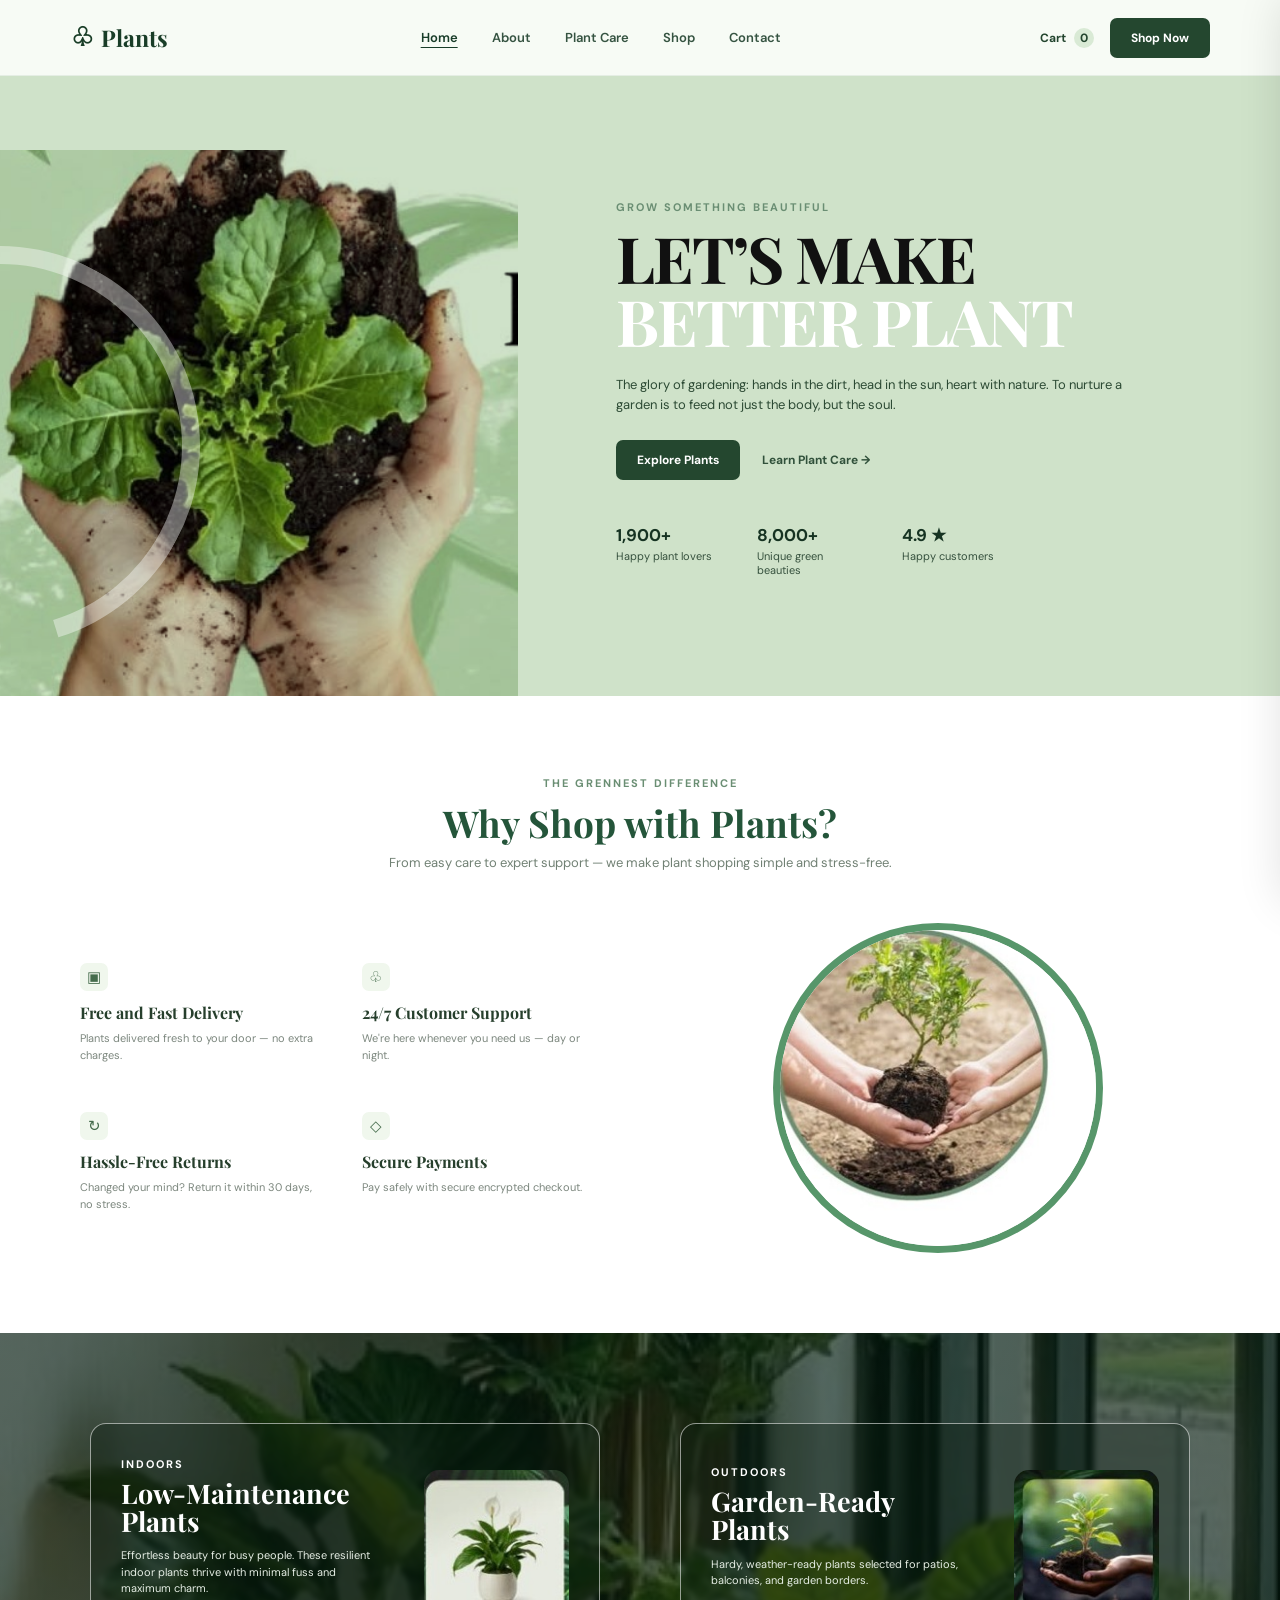
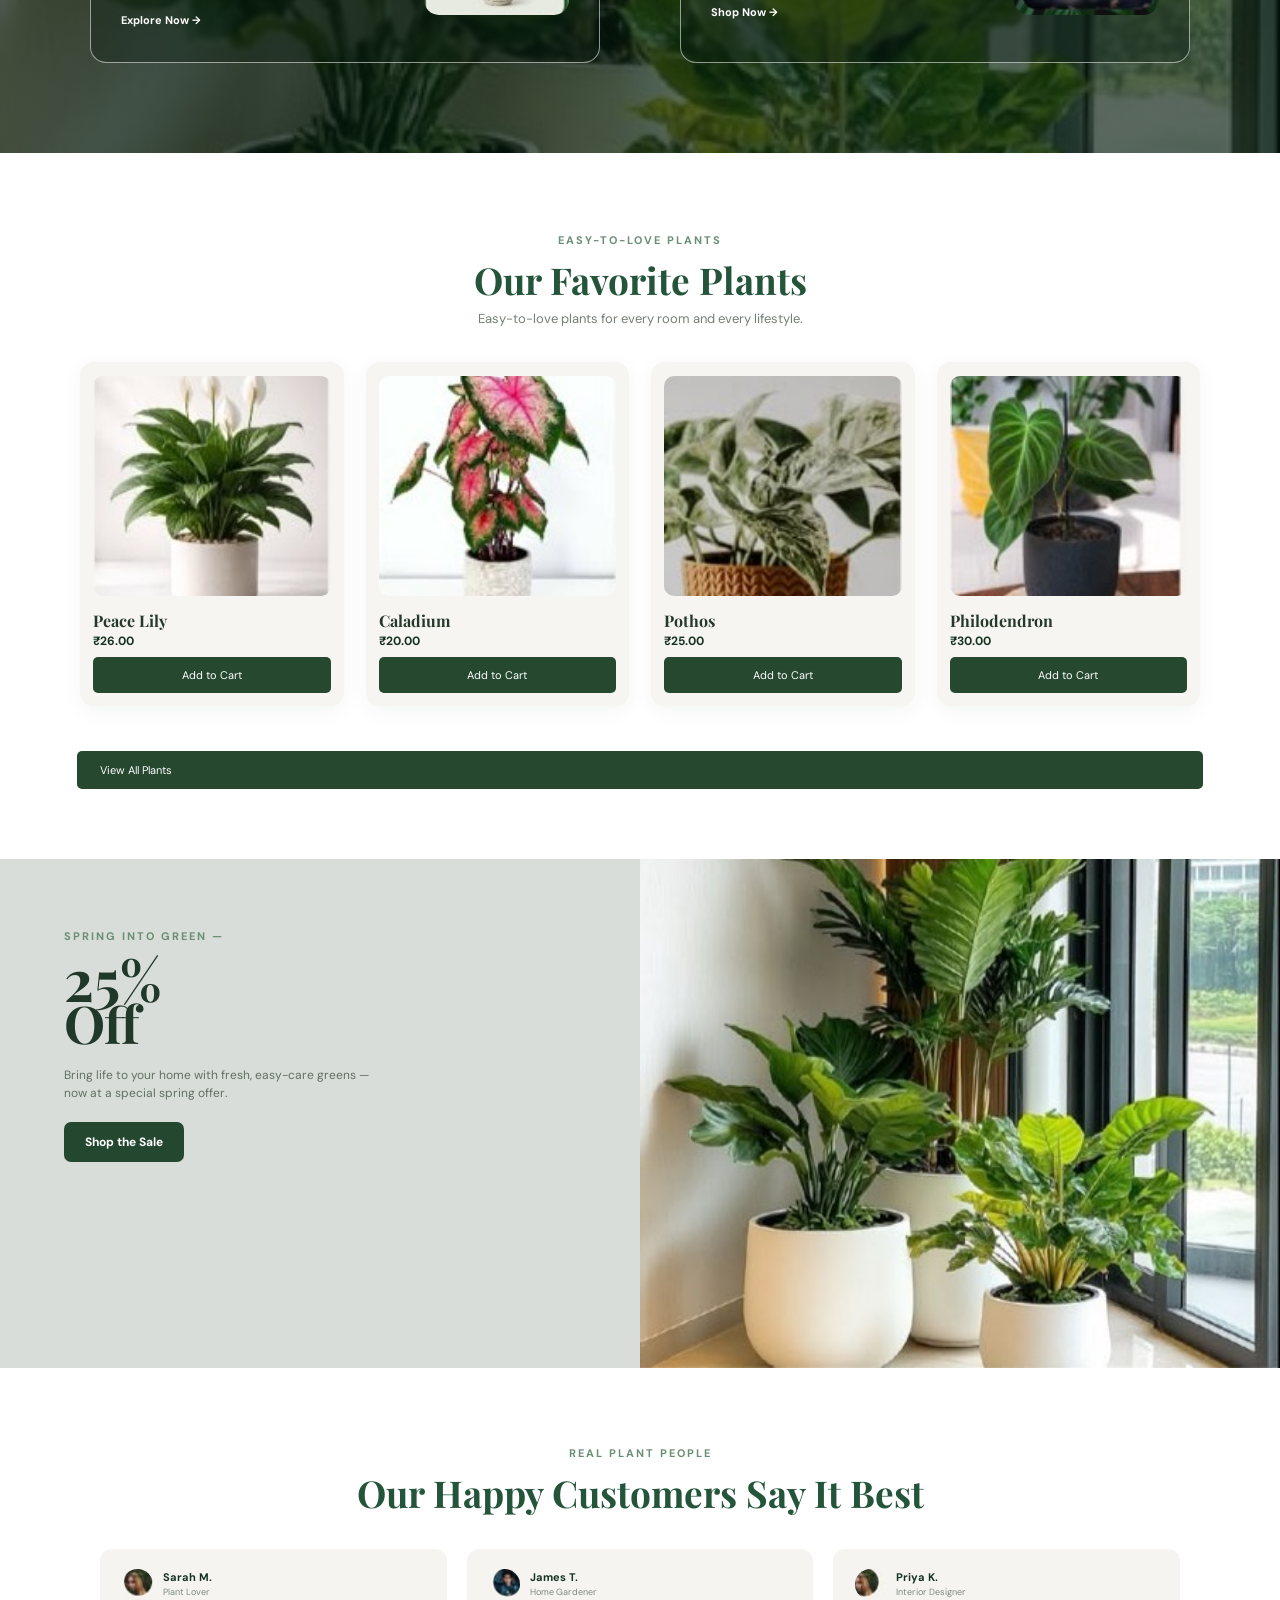
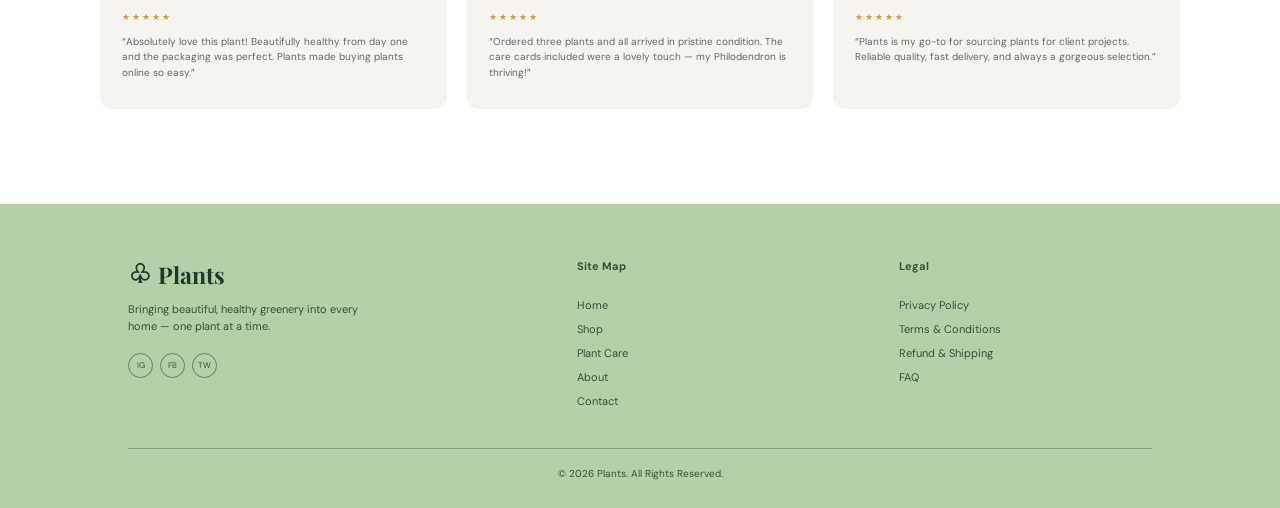
<file: index.html>
<!DOCTYPE html>
<html lang="en">
<head>
<meta charset="UTF-8">
<meta name="viewport" content="width=device-width, initial-scale=1.0">
<meta name="description" content="Plants — beautiful indoor and outdoor plants.">
<title>Plants — Better Plants, Better Living</title>
<link rel="preconnect" href="https://fonts.googleapis.com">
<link rel="preconnect" href="https://fonts.gstatic.com" crossorigin>
<link href="https://fonts.googleapis.com/css2?family=DM+Sans:wght@400;500;600;700&family=Playfair+Display:wght@600;700&display=swap" rel="stylesheet">
<link rel="stylesheet" href="styles.css">
</head>
<body class="">

<header class="site-header" id="top">
  <a class="brand" href="index.html" aria-label="Plants home"><span class="brand-mark">♧</span><span>Plants</span></a>
  <nav class="nav" aria-label="Primary navigation">
    <a href="index.html">Home</a>
    <a href="about.html">About</a>
    <a href="plant-care.html">Plant Care</a>
    <a href="shop.html">Shop</a>
    <a href="contact.html">Contact</a>
  </nav>
  <div class="header-actions">
    <button class="cart-btn" id="cartBtn">Cart <span id="cartCount">0</span></button>
    <a class="btn btn-dark" href="shop.html">Shop Now</a>
  </div>
  <button class="menu-btn" id="menuBtn" aria-label="Open menu">☰</button>
</header>

<main>

<section class="hero">
  <div class="hero-art"><div class="hero-leaf leaf-a"></div><div class="hero-leaf leaf-b"></div><img src="assets/hero-plant.jpg" alt="Hands holding a young green plant" class="hero-photo"></div>
  <div class="hero-copy">
    <p class="eyebrow">GROW SOMETHING BEAUTIFUL</p>
    <h1>LET’S MAKE<br><span>BETTER PLANT</span></h1>
    <p class="hero-text">The glory of gardening: hands in the dirt, head in the sun, heart with nature. To nurture a garden is to feed not just the body, but the soul.</p>
    <div class="hero-actions"><a class="btn btn-dark" href="shop.html">Explore Plants</a><a class="text-link" href="plant-care.html">Learn Plant Care →</a></div>
    <div class="hero-stats"><div><strong>1,900+</strong><span>Happy plant lovers</span></div><div><strong>8,000+</strong><span>Unique green beauties</span></div><div><strong>4.9 ★</strong><span>Happy customers</span></div></div>
  </div>
</section>

<section class="why section">
  <div class="section-heading"><p class="eyebrow">THE GRENNEST DIFFERENCE</p><h2>Why Shop with Plants?</h2><p>From easy care to expert support — we make plant shopping simple and stress-free.</p></div>
  <div class="why-grid"><div class="features">
    <article class="feature"><span class="icon">▣</span><h3>Free and Fast Delivery</h3><p>Plants delivered fresh to your door — no extra charges.</p></article>
    <article class="feature"><span class="icon">♧</span><h3>24/7 Customer Support</h3><p>We're here whenever you need us — day or night.</p></article>
    <article class="feature"><span class="icon">↻</span><h3>Hassle-Free Returns</h3><p>Changed your mind? Return it within 30 days, no stress.</p></article>
    <article class="feature"><span class="icon">◇</span><h3>Secure Payments</h3><p>Pay safely with secure encrypted checkout.</p></article>
  </div><div class="why-photo-wrap"><img src="assets/why-plant.jpg" alt="Plant being placed into soil" class="round-photo"></div></div>
</section>

<section class="categories">
  <div class="category-card"><div class="category-copy"><p class="tag">INDOORS</p><h3>Low-Maintenance<br>Plants</h3><p>Effortless beauty for busy people. These resilient indoor plants thrive with minimal fuss and maximum charm.</p><a href="shop.html?category=indoor">Explore Now →</a></div><img src="assets/indoor.jpg" alt="Indoor peace lily"></div>
  <div class="category-card"><div class="category-copy"><p class="tag">OUTDOORS</p><h3>Garden-Ready<br>Plants</h3><p>Hardy, weather-ready plants selected for patios, balconies, and garden borders.</p><a href="shop.html?category=outdoor">Shop Now →</a></div><img src="assets/outdoor.jpg" alt="Outdoor young plant"></div>
</section>

<section class="shop section">
  <div class="section-heading compact"><p class="eyebrow">EASY-TO-LOVE PLANTS</p><h2>Our Favorite Plants</h2><p>Easy-to-love plants for every room and every lifestyle.</p></div>
  <div class="products">
    <article class="product-card" data-name="Peace Lily" data-price="26"><div class="product-img"><img src="assets/peace-lily.jpg" alt="Peace Lily"></div><h3>Peace Lily</h3><strong>₹26.00</strong><button class="add-btn">Add to Cart</button></article>
    <article class="product-card" data-name="Caladium" data-price="20"><div class="product-img"><img src="assets/caladium.jpg" alt="Caladium"></div><h3>Caladium</h3><strong>₹20.00</strong><button class="add-btn">Add to Cart</button></article>
    <article class="product-card" data-name="Pothos" data-price="25"><div class="product-img"><img src="assets/pothos.jpg" alt="Pothos"></div><h3>Pothos</h3><strong>₹25.00</strong><button class="add-btn">Add to Cart</button></article>
    <article class="product-card" data-name="Philodendron" data-price="30"><div class="product-img"><img src="assets/philodendron.jpg" alt="Philodendron"></div><h3>Philodendron</h3><strong>₹30.00</strong><button class="add-btn">Add to Cart</button></article>
  </div>
  <a class="explore-btn" href="shop.html">View All Plants</a>
</section>

<section class="sale"><div class="sale-copy"><p class="eyebrow">SPRING INTO GREEN —</p><h2><span>25%</span><br>Off</h2><p>Bring life to your home with fresh, easy-care greens — now at a special spring offer.</p><a class="btn btn-dark" href="shop.html?offer=spring">Shop the Sale</a></div><img src="assets/sale-plants.jpg" alt="Collection of lush indoor plants"></section>

<section class="reviews section"><div class="section-heading compact"><p class="eyebrow">REAL PLANT PEOPLE</p><h2>Our Happy Customers Say It Best</h2></div><div class="review-grid">
<article class="review"><div class="person"><img src="assets/avatar-sarah.jpg" alt=""><div><strong>Sarah M.</strong><small>Plant Lover</small></div></div><div class="stars">★★★★★</div><p>“Absolutely love this plant! Beautifully healthy from day one and the packaging was perfect. Plants made buying plants online so easy.”</p></article>
<article class="review"><div class="person"><img src="assets/avatar-james.jpg" alt=""><div><strong>James T.</strong><small>Home Gardener</small></div></div><div class="stars">★★★★★</div><p>“Ordered three plants and all arrived in pristine condition. The care cards included were a lovely touch — my Philodendron is thriving!”</p></article>
<article class="review"><div class="person"><img src="assets/avatar-priya.jpg" alt=""><div><strong>Priya K.</strong><small>Interior Designer</small></div></div><div class="stars">★★★★★</div><p>“Plants is my go-to for sourcing plants for client projects. Reliable quality, fast delivery, and always a gorgeous selection.”</p></article>
</div></section>

</main>

<footer id="contact">
  <div class="footer-grid">
    <div>
      <a class="brand footer-brand" href="index.html"><span class="brand-mark">♧</span><span>Plants</span></a>
      <p>Bringing beautiful, healthy greenery into every home — one plant at a time.</p>
      <div class="socials"><span>IG</span><span>FB</span><span>TW</span></div>
    </div>
    <div><h4>Site Map</h4><a href="index.html">Home</a><a href="shop.html">Shop</a><a href="plant-care.html">Plant Care</a><a href="about.html">About</a><a href="contact.html">Contact</a></div>
    <div><h4>Legal</h4><a href="#">Privacy Policy</a><a href="#">Terms & Conditions</a><a href="#">Refund & Shipping</a><a href="#">FAQ</a></div>
  </div>
  <div class="copyright">© 2026 Plants. All Rights Reserved.</div>
</footer>


<aside class="cart-panel" id="cartPanel" aria-hidden="true">
  <div class="cart-head"><h2>Your Cart</h2><button id="closeCart">×</button></div>
  <div id="cartItems" class="cart-items"><p class="empty">Your cart is empty.</p></div>
  <div class="cart-total"><span>Total</span><strong id="cartTotal">$0.00</strong></div>
  <button class="checkout-btn" id="checkoutBtn">Checkout</button>
</aside>
<div class="overlay" id="overlay"></div>
<div class="toast" id="toast">Added to cart</div>

<script src="script.js"></script>
</body>
</html>
</file>
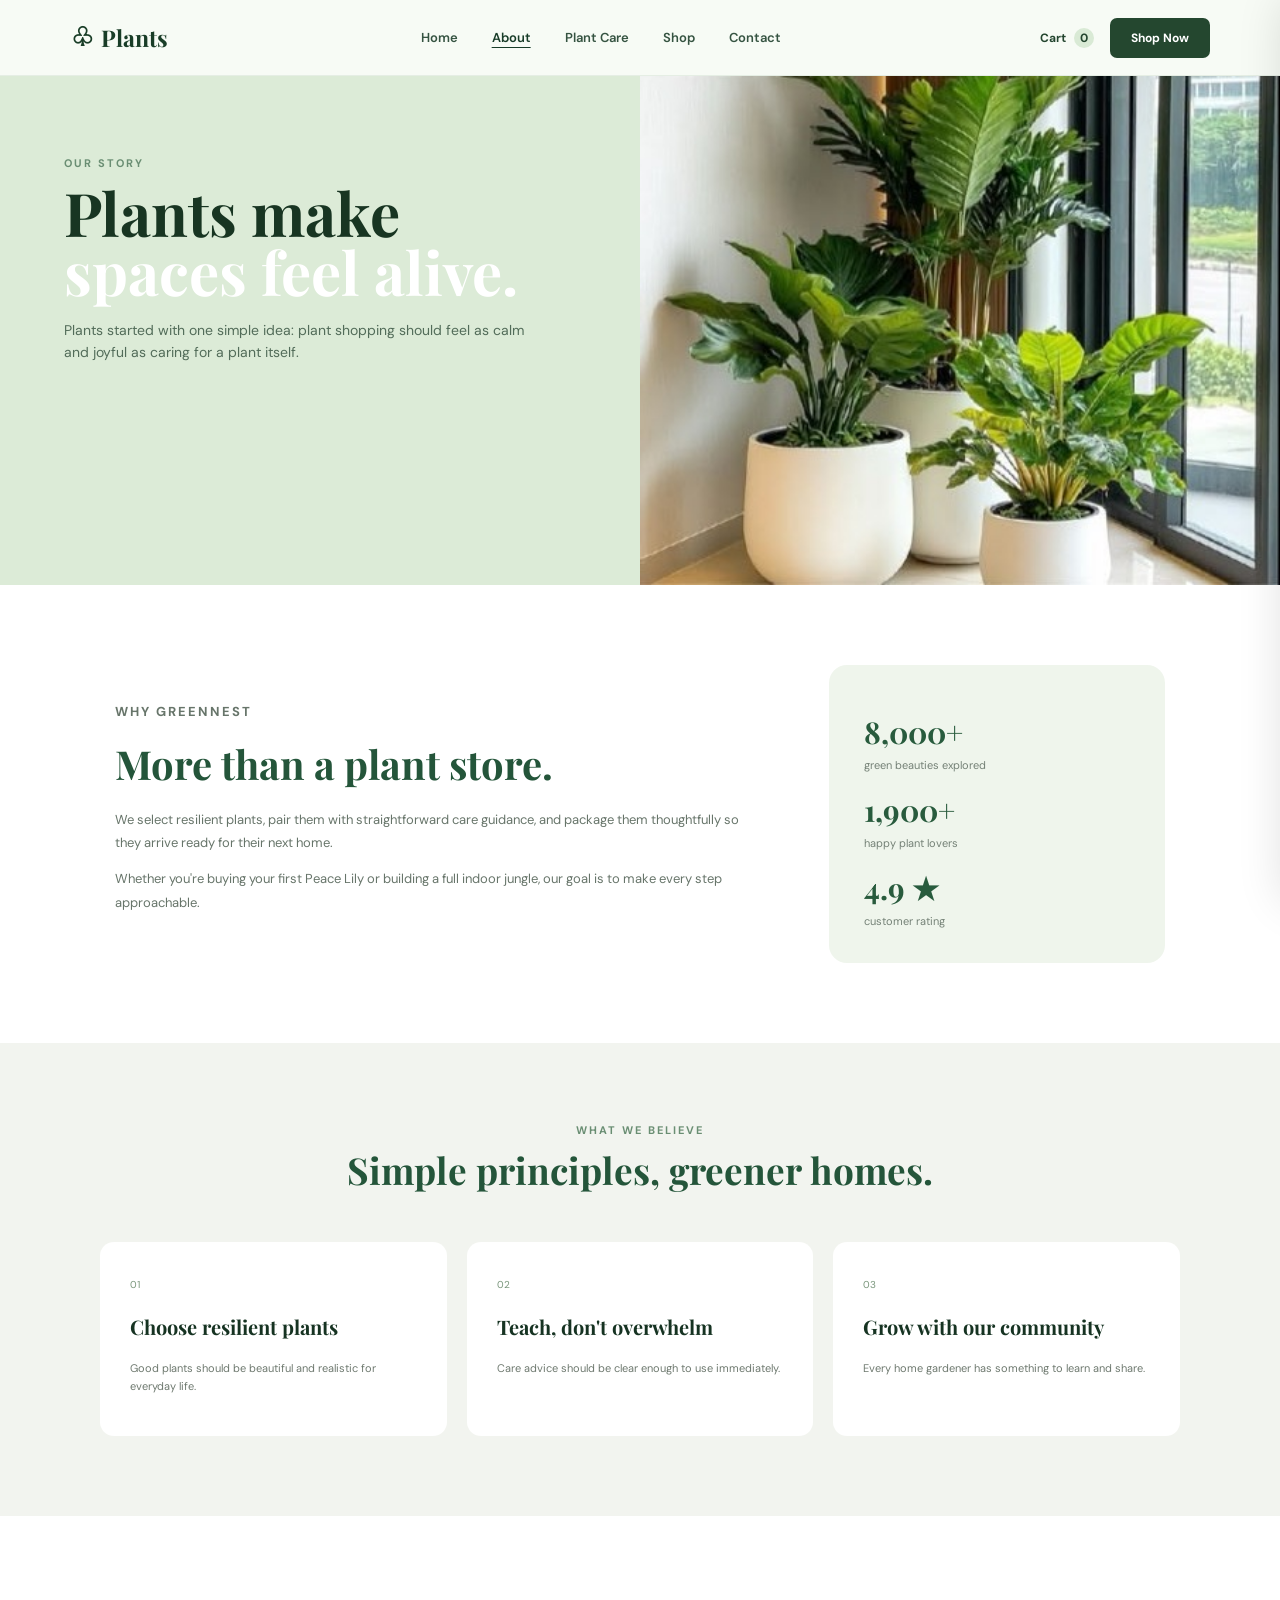
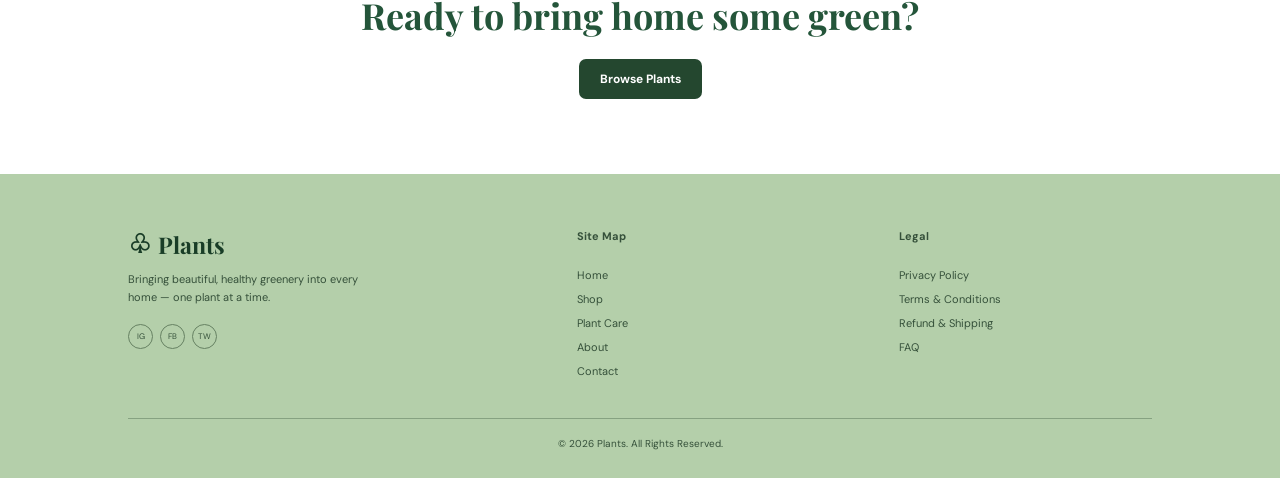
<file: about.html>
<!DOCTYPE html>
<html lang="en">
<head>
<meta charset="UTF-8">
<meta name="viewport" content="width=device-width, initial-scale=1.0">
<meta name="description" content="Plants — beautiful indoor and outdoor plants.">
<title>About Plants</title>
<link rel="preconnect" href="https://fonts.googleapis.com">
<link rel="preconnect" href="https://fonts.gstatic.com" crossorigin>
<link href="https://fonts.googleapis.com/css2?family=DM+Sans:wght@400;500;600;700&family=Playfair+Display:wght@600;700&display=swap" rel="stylesheet">
<link rel="stylesheet" href="styles.css">
</head>
<body class="inner-page">

<header class="site-header" id="top">
  <a class="brand" href="index.html" aria-label="Plants home"><span class="brand-mark">♧</span><span>Plants</span></a>
  <nav class="nav" aria-label="Primary navigation">
    <a href="index.html">Home</a>
    <a href="about.html">About</a>
    <a href="plant-care.html">Plant Care</a>
    <a href="shop.html">Shop</a>
    <a href="contact.html">Contact</a>
  </nav>
  <div class="header-actions">
    <button class="cart-btn" id="cartBtn">Cart <span id="cartCount">0</span></button>
    <a class="btn btn-dark" href="shop.html">Shop Now</a>
  </div>
  <button class="menu-btn" id="menuBtn" aria-label="Open menu">☰</button>
</header>

<main>

<section class="inner-hero about-hero"><div><p class="eyebrow">OUR STORY</p><h1>Plants make<br><span>spaces feel alive.</span></h1><p>Plants started with one simple idea: plant shopping should feel as calm and joyful as caring for a plant itself.</p></div><img src="assets/sale-plants.jpg" alt="Lush plants in a bright home"></section>
<section class="story section"><div class="story-grid"><div><p class="eyebrow">WHY GREENNEST</p><h2>More than a plant store.</h2><p>We select resilient plants, pair them with straightforward care guidance, and package them thoughtfully so they arrive ready for their next home.</p><p>Whether you're buying your first Peace Lily or building a full indoor jungle, our goal is to make every step approachable.</p></div><div class="stat-card"><strong>8,000+</strong><span>green beauties explored</span><strong>1,900+</strong><span>happy plant lovers</span><strong>4.9 ★</strong><span>customer rating</span></div></div></section>
<section class="values"><div class="section-heading"><p class="eyebrow">WHAT WE BELIEVE</p><h2>Simple principles, greener homes.</h2></div><div class="value-grid"><article><span>01</span><h3>Choose resilient plants</h3><p>Good plants should be beautiful and realistic for everyday life.</p></article><article><span>02</span><h3>Teach, don't overwhelm</h3><p>Care advice should be clear enough to use immediately.</p></article><article><span>03</span><h3>Grow with our community</h3><p>Every home gardener has something to learn and share.</p></article></div></section>
<section class="cta-section"><h2>Ready to bring home some green?</h2><a class="btn btn-dark" href="shop.html">Browse Plants</a></section>

</main>

<footer id="contact">
  <div class="footer-grid">
    <div>
      <a class="brand footer-brand" href="index.html"><span class="brand-mark">♧</span><span>Plants</span></a>
      <p>Bringing beautiful, healthy greenery into every home — one plant at a time.</p>
      <div class="socials"><span>IG</span><span>FB</span><span>TW</span></div>
    </div>
    <div><h4>Site Map</h4><a href="index.html">Home</a><a href="shop.html">Shop</a><a href="plant-care.html">Plant Care</a><a href="about.html">About</a><a href="contact.html">Contact</a></div>
    <div><h4>Legal</h4><a href="#">Privacy Policy</a><a href="#">Terms & Conditions</a><a href="#">Refund & Shipping</a><a href="#">FAQ</a></div>
  </div>
  <div class="copyright">© 2026 Plants. All Rights Reserved.</div>
</footer>


<aside class="cart-panel" id="cartPanel" aria-hidden="true">
  <div class="cart-head"><h2>Your Cart</h2><button id="closeCart">×</button></div>
  <div id="cartItems" class="cart-items"><p class="empty">Your cart is empty.</p></div>
  <div class="cart-total"><span>Total</span><strong id="cartTotal">$0.00</strong></div>
  <button class="checkout-btn" id="checkoutBtn">Checkout</button>
</aside>
<div class="overlay" id="overlay"></div>
<div class="toast" id="toast">Added to cart</div>

<script src="script.js"></script>
</body>
</html>
</file>
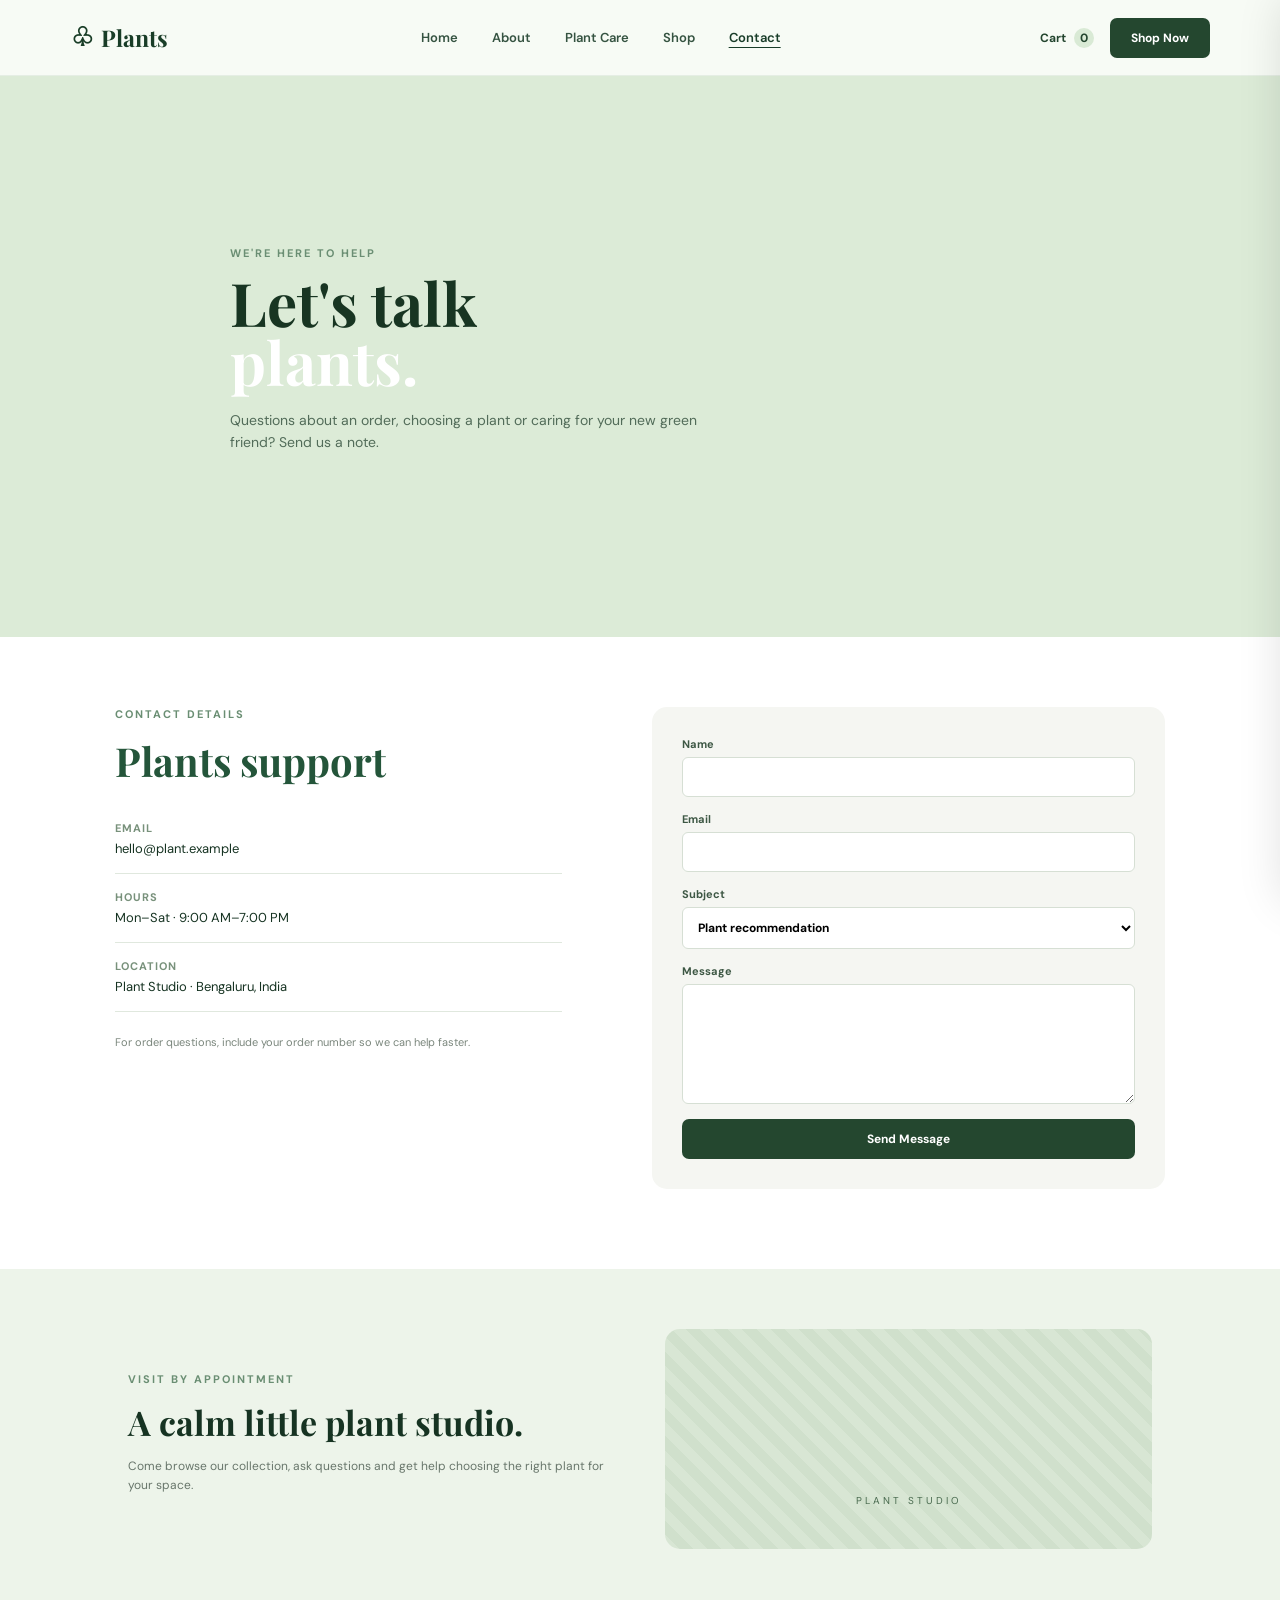
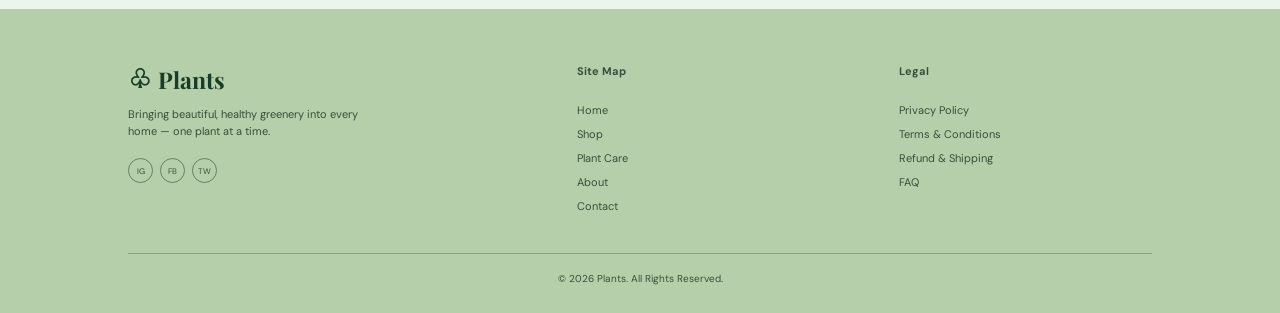
<file: contact.html>
<!DOCTYPE html>
<html lang="en">
<head>
<meta charset="UTF-8">
<meta name="viewport" content="width=device-width, initial-scale=1.0">
<meta name="description" content="Plants — beautiful indoor and outdoor plants.">
<title>Contact Plants</title>
<link rel="preconnect" href="https://fonts.googleapis.com">
<link rel="preconnect" href="https://fonts.gstatic.com" crossorigin>
<link href="https://fonts.googleapis.com/css2?family=DM+Sans:wght@400;500;600;700&family=Playfair+Display:wght@600;700&display=swap" rel="stylesheet">
<link rel="stylesheet" href="styles.css">
</head>
<body class="inner-page">

<header class="site-header" id="top">
  <a class="brand" href="index.html" aria-label="Plants home"><span class="brand-mark">♧</span><span>Plants</span></a>
  <nav class="nav" aria-label="Primary navigation">
    <a href="index.html">Home</a>
    <a href="about.html">About</a>
    <a href="plant-care.html">Plant Care</a>
    <a href="shop.html">Shop</a>
    <a href="contact.html">Contact</a>
  </nav>
  <div class="header-actions">
    <button class="cart-btn" id="cartBtn">Cart <span id="cartCount">0</span></button>
    <a class="btn btn-dark" href="shop.html">Shop Now</a>
  </div>
  <button class="menu-btn" id="menuBtn" aria-label="Open menu">☰</button>
</header>

<main>

<section class="inner-hero contact-hero"><div><p class="eyebrow">WE'RE HERE TO HELP</p><h1>Let's talk<br><span>plants.</span></h1><p>Questions about an order, choosing a plant or caring for your new green friend? Send us a note.</p></div></section>
<section class="contact section"><div class="contact-grid"><div><p class="eyebrow">CONTACT DETAILS</p><h2>Plants support</h2><div class="contact-item"><strong>Email</strong><span>hello@plant.example</span></div><div class="contact-item"><strong>Hours</strong><span>Mon–Sat · 9:00 AM–7:00 PM</span></div><div class="contact-item"><strong>Location</strong><span>Plant Studio · Bengaluru, India</span></div><p class="small-note">For order questions, include your order number so we can help faster.</p></div><form class="contact-form" id="contactForm"><label>Name<input name="name" required></label><label>Email<input name="email" type="email" required></label><label>Subject<select name="subject"><option>Plant recommendation</option><option>Order support</option><option>Plant care question</option><option>Other</option></select></label><label>Message<textarea name="message" rows="6" required></textarea></label><button class="btn btn-dark" type="submit">Send Message</button></form></div></section>
<section class="map-card"><div><p class="eyebrow">VISIT BY APPOINTMENT</p><h2>A calm little plant studio.</h2><p>Come browse our collection, ask questions and get help choosing the right plant for your space.</p></div><div class="map-placeholder"><br><span>PLANT STUDIO</span></div></section>

</main>

<footer id="contact">
  <div class="footer-grid">
    <div>
      <a class="brand footer-brand" href="index.html"><span class="brand-mark">♧</span><span>Plants</span></a>
      <p>Bringing beautiful, healthy greenery into every home — one plant at a time.</p>
      <div class="socials"><span>IG</span><span>FB</span><span>TW</span></div>
    </div>
    <div><h4>Site Map</h4><a href="index.html">Home</a><a href="shop.html">Shop</a><a href="plant-care.html">Plant Care</a><a href="about.html">About</a><a href="contact.html">Contact</a></div>
    <div><h4>Legal</h4><a href="#">Privacy Policy</a><a href="#">Terms & Conditions</a><a href="#">Refund & Shipping</a><a href="#">FAQ</a></div>
  </div>
  <div class="copyright">© 2026 Plants. All Rights Reserved.</div>
</footer>


<aside class="cart-panel" id="cartPanel" aria-hidden="true">
  <div class="cart-head"><h2>Your Cart</h2><button id="closeCart">×</button></div>
  <div id="cartItems" class="cart-items"><p class="empty">Your cart is empty.</p></div>
  <div class="cart-total"><span>Total</span><strong id="cartTotal">$0.00</strong></div>
  <button class="checkout-btn" id="checkoutBtn">Checkout</button>
</aside>
<div class="overlay" id="overlay"></div>
<div class="toast" id="toast">Added to cart</div>

<script src="script.js"></script>
</body>
</html>
</file>
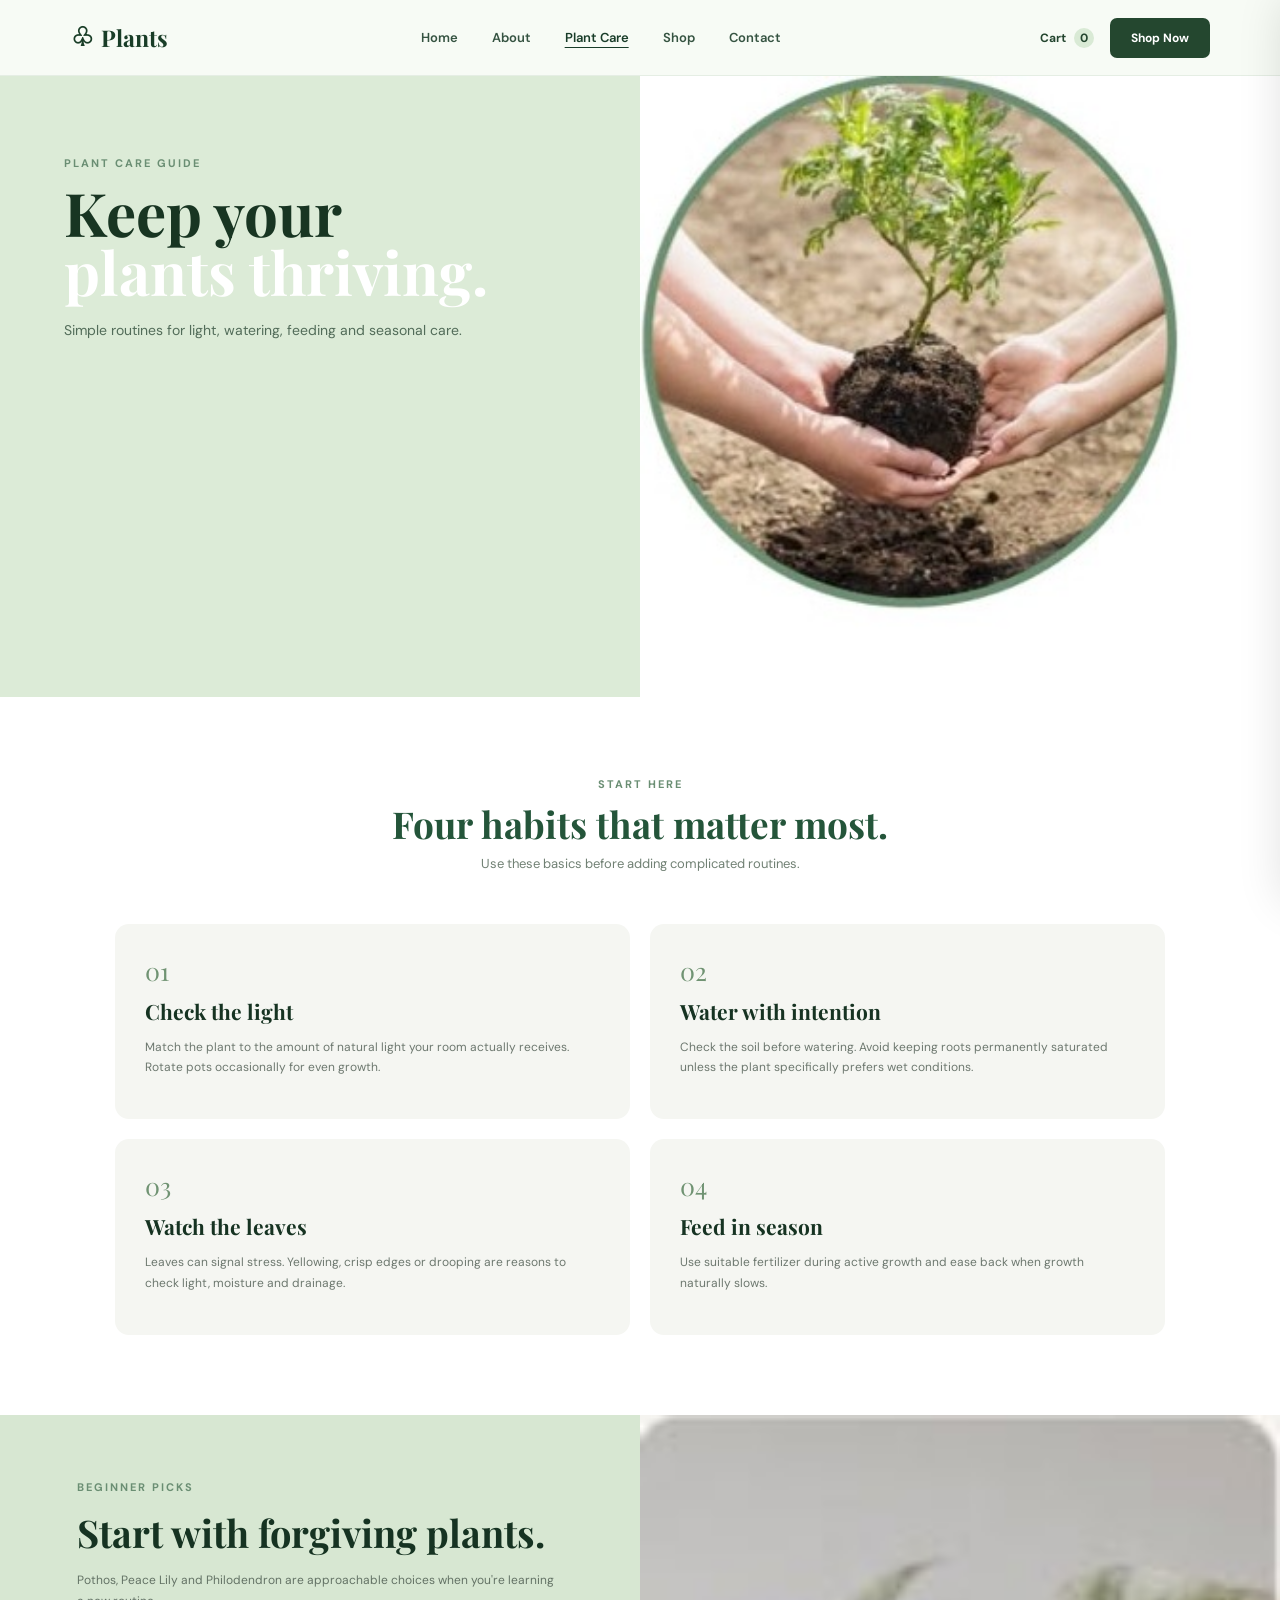
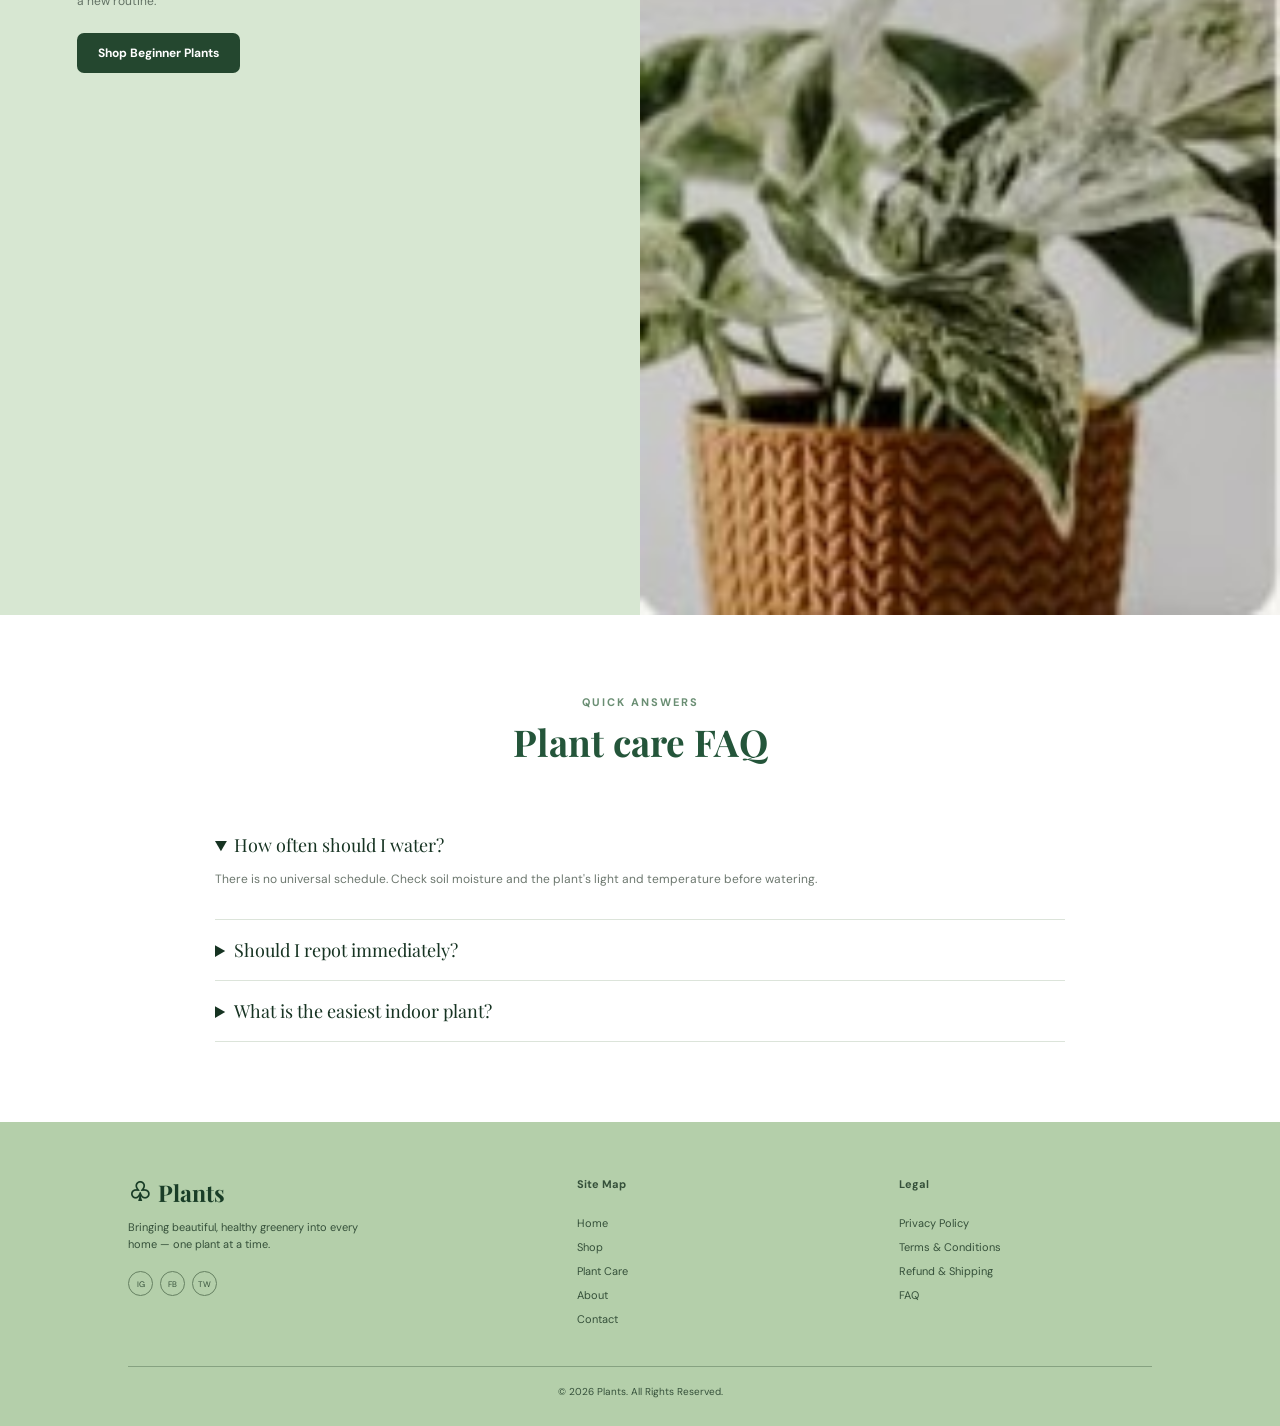
<file: plant-care.html>
<!DOCTYPE html>
<html lang="en">
<head>
<meta charset="UTF-8">
<meta name="viewport" content="width=device-width, initial-scale=1.0">
<meta name="description" content="Plants — beautiful indoor and outdoor plants.">
<title>Plant Care Guide — Plants</title>
<link rel="preconnect" href="https://fonts.googleapis.com">
<link rel="preconnect" href="https://fonts.gstatic.com" crossorigin>
<link href="https://fonts.googleapis.com/css2?family=DM+Sans:wght@400;500;600;700&family=Playfair+Display:wght@600;700&display=swap" rel="stylesheet">
<link rel="stylesheet" href="styles.css">
</head>
<body class="inner-page">

<header class="site-header" id="top">
  <a class="brand" href="index.html" aria-label="Plants home"><span class="brand-mark">♧</span><span>Plants</span></a>
  <nav class="nav" aria-label="Primary navigation">
    <a href="index.html">Home</a>
    <a href="about.html">About</a>
    <a href="plant-care.html">Plant Care</a>
    <a href="shop.html">Shop</a>
    <a href="contact.html">Contact</a>
  </nav>
  <div class="header-actions">
    <button class="cart-btn" id="cartBtn">Cart <span id="cartCount">0</span></button>
    <a class="btn btn-dark" href="shop.html">Shop Now</a>
  </div>
  <button class="menu-btn" id="menuBtn" aria-label="Open menu">☰</button>
</header>

<main>

<section class="inner-hero care-hero"><div><p class="eyebrow">PLANT CARE GUIDE</p><h1>Keep your<br><span>plants thriving.</span></h1><p>Simple routines for light, watering, feeding and seasonal care.</p></div><img src="assets/why-plant.jpg" alt="Hands planting a young plant"></section>
<section class="care-list section"><div class="section-heading"><p class="eyebrow">START HERE</p><h2>Four habits that matter most.</h2><p>Use these basics before adding complicated routines.</p></div><div class="care-grid">
<article><div class="care-number">01</div><h3>Check the light</h3><p>Match the plant to the amount of natural light your room actually receives. Rotate pots occasionally for even growth.</p></article>
<article><div class="care-number">02</div><h3>Water with intention</h3><p>Check the soil before watering. Avoid keeping roots permanently saturated unless the plant specifically prefers wet conditions.</p></article>
<article><div class="care-number">03</div><h3>Watch the leaves</h3><p>Leaves can signal stress. Yellowing, crisp edges or drooping are reasons to check light, moisture and drainage.</p></article>
<article><div class="care-number">04</div><h3>Feed in season</h3><p>Use suitable fertilizer during active growth and ease back when growth naturally slows.</p></article>
</div></section>
<section class="care-banner"><div><p class="eyebrow">BEGINNER PICKS</p><h2>Start with forgiving plants.</h2><p>Pothos, Peace Lily and Philodendron are approachable choices when you're learning a new routine.</p><a class="btn btn-dark" href="shop.html">Shop Beginner Plants</a></div><img src="assets/pothos.jpg" alt="Pothos plant"></section>
<section class="faq section"><div class="section-heading"><p class="eyebrow">QUICK ANSWERS</p><h2>Plant care FAQ</h2></div><div class="faq-list"><details open><summary>How often should I water?</summary><p>There is no universal schedule. Check soil moisture and the plant's light and temperature before watering.</p></details><details><summary>Should I repot immediately?</summary><p>Not always. Give a new plant time to acclimate unless the pot or drainage is clearly unsuitable.</p></details><details><summary>What is the easiest indoor plant?</summary><p>Start with resilient varieties such as Pothos and Philodendron and choose a location with suitable light.</p></details></div></section>

</main>

<footer id="contact">
  <div class="footer-grid">
    <div>
      <a class="brand footer-brand" href="index.html"><span class="brand-mark">♧</span><span>Plants</span></a>
      <p>Bringing beautiful, healthy greenery into every home — one plant at a time.</p>
      <div class="socials"><span>IG</span><span>FB</span><span>TW</span></div>
    </div>
    <div><h4>Site Map</h4><a href="index.html">Home</a><a href="shop.html">Shop</a><a href="plant-care.html">Plant Care</a><a href="about.html">About</a><a href="contact.html">Contact</a></div>
    <div><h4>Legal</h4><a href="#">Privacy Policy</a><a href="#">Terms & Conditions</a><a href="#">Refund & Shipping</a><a href="#">FAQ</a></div>
  </div>
  <div class="copyright">© 2026 Plants. All Rights Reserved.</div>
</footer>


<aside class="cart-panel" id="cartPanel" aria-hidden="true">
  <div class="cart-head"><h2>Your Cart</h2><button id="closeCart">×</button></div>
  <div id="cartItems" class="cart-items"><p class="empty">Your cart is empty.</p></div>
  <div class="cart-total"><span>Total</span><strong id="cartTotal">$0.00</strong></div>
  <button class="checkout-btn" id="checkoutBtn">Checkout</button>
</aside>
<div class="overlay" id="overlay"></div>
<div class="toast" id="toast">Added to cart</div>

<script src="script.js"></script>
</body>
</html>
</file>
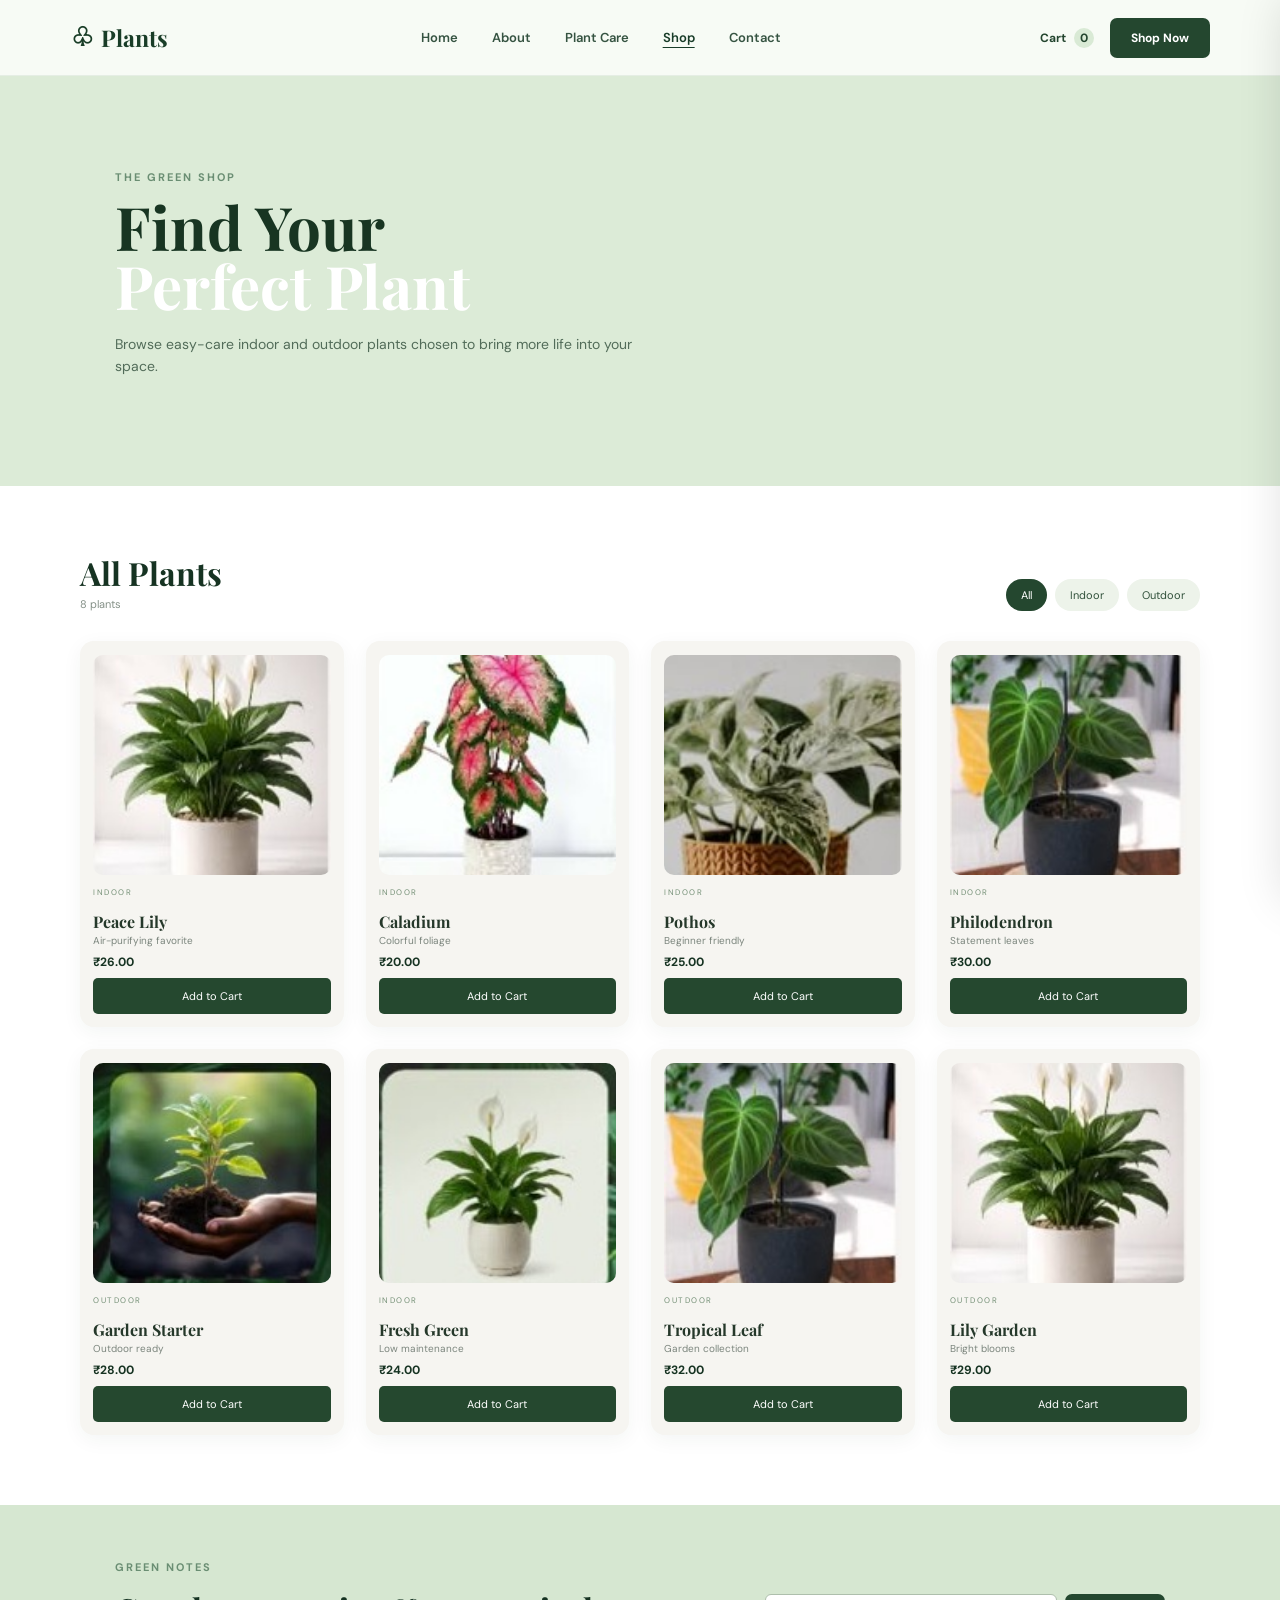
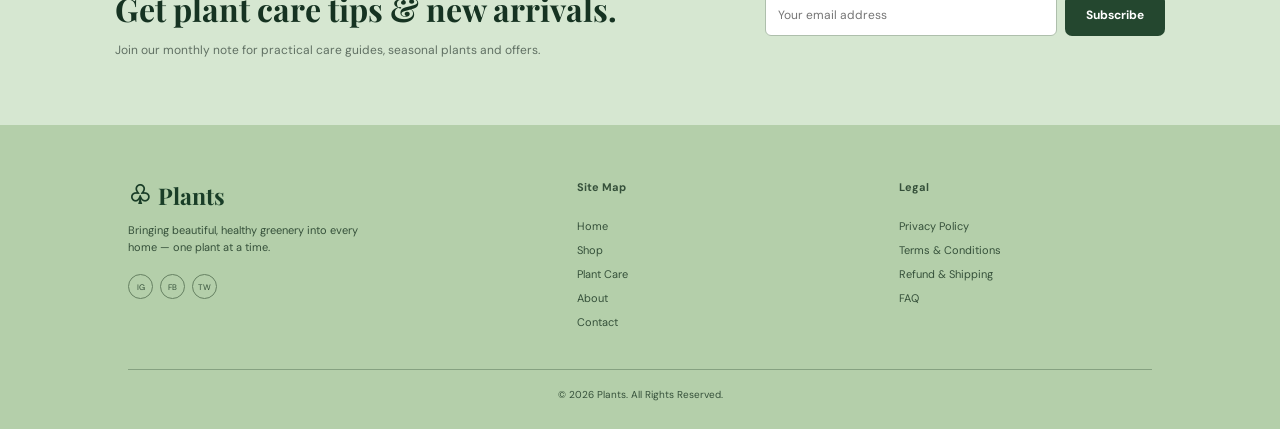
<file: shop.html>
<!DOCTYPE html>
<html lang="en">
<head>
<meta charset="UTF-8">
<meta name="viewport" content="width=device-width, initial-scale=1.0">
<meta name="description" content="Plants — beautiful indoor and outdoor plants.">
<title>Shop Plants — Plants</title>
<link rel="preconnect" href="https://fonts.googleapis.com">
<link rel="preconnect" href="https://fonts.gstatic.com" crossorigin>
<link href="https://fonts.googleapis.com/css2?family=DM+Sans:wght@400;500;600;700&family=Playfair+Display:wght@600;700&display=swap" rel="stylesheet">
<link rel="stylesheet" href="styles.css">
</head>
<body class="inner-page">

<header class="site-header" id="top">
  <a class="brand" href="index.html" aria-label="Plants home"><span class="brand-mark">♧</span><span>Plants</span></a>
  <nav class="nav" aria-label="Primary navigation">
    <a href="index.html">Home</a>
    <a href="about.html">About</a>
    <a href="plant-care.html">Plant Care</a>
    <a href="shop.html">Shop</a>
    <a href="contact.html">Contact</a>
  </nav>
  <div class="header-actions">
    <button class="cart-btn" id="cartBtn">Cart <span id="cartCount">0</span></button>
    <a class="btn btn-dark" href="shop.html">Shop Now</a>
  </div>
  <button class="menu-btn" id="menuBtn" aria-label="Open menu">☰</button>
</header>

<main>

<section class="page-hero"><div><p class="eyebrow">THE GREEN SHOP</p><h1>Find Your<br><span>Perfect Plant</span></h1><p>Browse easy-care indoor and outdoor plants chosen to bring more life into your space.</p></div></section>
<section class="shop section shop-page">
  <div class="shop-toolbar"><div><h2>All Plants</h2><p id="resultCount">8 plants</p></div><div class="filters"><button class="filter active" data-filter="all">All</button><button class="filter" data-filter="indoor">Indoor</button><button class="filter" data-filter="outdoor">Outdoor</button></div></div>
  <div class="products shop-products">
<article class="product-card shop-item" data-category="indoor" data-name="Peace Lily" data-price="26"><div class="product-img"><img src="assets/peace-lily.jpg" alt="Peace Lily"></div><p class="product-type">INDOOR</p><h3>Peace Lily</h3><span class="product-desc">Air-purifying favorite</span><strong>₹26.00</strong><button class="add-btn">Add to Cart</button></article><article class="product-card shop-item" data-category="indoor" data-name="Caladium" data-price="20"><div class="product-img"><img src="assets/caladium.jpg" alt="Caladium"></div><p class="product-type">INDOOR</p><h3>Caladium</h3><span class="product-desc">Colorful foliage</span><strong>₹20.00</strong><button class="add-btn">Add to Cart</button></article><article class="product-card shop-item" data-category="indoor" data-name="Pothos" data-price="25"><div class="product-img"><img src="assets/pothos.jpg" alt="Pothos"></div><p class="product-type">INDOOR</p><h3>Pothos</h3><span class="product-desc">Beginner friendly</span><strong>₹25.00</strong><button class="add-btn">Add to Cart</button></article><article class="product-card shop-item" data-category="indoor" data-name="Philodendron" data-price="30"><div class="product-img"><img src="assets/philodendron.jpg" alt="Philodendron"></div><p class="product-type">INDOOR</p><h3>Philodendron</h3><span class="product-desc">Statement leaves</span><strong>₹30.00</strong><button class="add-btn">Add to Cart</button></article><article class="product-card shop-item" data-category="outdoor" data-name="Garden Starter" data-price="28"><div class="product-img"><img src="assets/outdoor.jpg" alt="Garden Starter"></div><p class="product-type">OUTDOOR</p><h3>Garden Starter</h3><span class="product-desc">Outdoor ready</span><strong>₹28.00</strong><button class="add-btn">Add to Cart</button></article><article class="product-card shop-item" data-category="indoor" data-name="Fresh Green" data-price="24"><div class="product-img"><img src="assets/indoor.jpg" alt="Fresh Green"></div><p class="product-type">INDOOR</p><h3>Fresh Green</h3><span class="product-desc">Low maintenance</span><strong>₹24.00</strong><button class="add-btn">Add to Cart</button></article><article class="product-card shop-item" data-category="outdoor" data-name="Tropical Leaf" data-price="32"><div class="product-img"><img src="assets/philodendron.jpg" alt="Tropical Leaf"></div><p class="product-type">OUTDOOR</p><h3>Tropical Leaf</h3><span class="product-desc">Garden collection</span><strong>₹32.00</strong><button class="add-btn">Add to Cart</button></article><article class="product-card shop-item" data-category="outdoor" data-name="Lily Garden" data-price="29"><div class="product-img"><img src="assets/peace-lily.jpg" alt="Lily Garden"></div><p class="product-type">OUTDOOR</p><h3>Lily Garden</h3><span class="product-desc">Bright blooms</span><strong>₹29.00</strong><button class="add-btn">Add to Cart</button></article>
  </div>
</section>
<section class="newsletter"><div><p class="eyebrow">GREEN NOTES</p><h2>Get plant care tips & new arrivals.</h2><p>Join our monthly note for practical care guides, seasonal plants and offers.</p></div><form id="newsletterForm"><input type="email" placeholder="Your email address" required><button class="btn btn-dark">Subscribe</button></form></section>

</main>

<footer id="contact">
  <div class="footer-grid">
    <div>
      <a class="brand footer-brand" href="index.html"><span class="brand-mark">♧</span><span>Plants</span></a>
      <p>Bringing beautiful, healthy greenery into every home — one plant at a time.</p>
      <div class="socials"><span>IG</span><span>FB</span><span>TW</span></div>
    </div>
    <div><h4>Site Map</h4><a href="index.html">Home</a><a href="shop.html">Shop</a><a href="plant-care.html">Plant Care</a><a href="about.html">About</a><a href="contact.html">Contact</a></div>
    <div><h4>Legal</h4><a href="#">Privacy Policy</a><a href="#">Terms & Conditions</a><a href="#">Refund & Shipping</a><a href="#">FAQ</a></div>
  </div>
  <div class="copyright">© 2026 Plants. All Rights Reserved.</div>
</footer>


<aside class="cart-panel" id="cartPanel" aria-hidden="true">
  <div class="cart-head"><h2>Your Cart</h2><button id="closeCart">×</button></div>
  <div id="cartItems" class="cart-items"><p class="empty">Your cart is empty.</p></div>
  <div class="cart-total"><span>Total</span><strong id="cartTotal">$0.00</strong></div>
  <button class="checkout-btn" id="checkoutBtn">Checkout</button>
</aside>
<div class="overlay" id="overlay"></div>
<div class="toast" id="toast">Added to cart</div>

<script src="script.js"></script>
</body>
</html>
</file>
<file: styles.css>
*{box-sizing:border-box}html{scroll-behavior:smooth}body{margin:0;font-family:"DM Sans",Arial,sans-serif;color:#163322;background:#fff}a{text-decoration:none;color:inherit}button{font:inherit;border:0;cursor:pointer}.site-header{height:76px;padding:0 5.5%;display:flex;align-items:center;justify-content:space-between;background:#f7fbf5;position:sticky;top:0;z-index:20;border-bottom:1px solid #e5eee4}.brand{font-family:"Playfair Display",serif;font-size:23px;font-weight:700;display:flex;align-items:center;gap:7px;color:#193d27}.brand-mark{font-family:serif;font-size:26px}.nav{display:flex;gap:34px;font-size:13px;font-weight:600;color:#355341}.nav a:hover{text-decoration:underline}.header-actions{display:flex;align-items:center;gap:10px}.btn{display:inline-flex;align-items:center;justify-content:center;border-radius:7px;padding:12px 21px;font-size:12px;font-weight:700}.btn-dark{background:#24472f;color:#fff}.cart-btn{background:transparent;color:#23452e;font-weight:700;font-size:12px}.cart-btn span{display:inline-grid;place-items:center;min-width:20px;height:20px;border-radius:50%;background:#d9ead5;margin-left:5px}.menu-btn{display:none;background:transparent;font-size:23px}.hero{min-height:620px;background:#cfe2c9;display:grid;grid-template-columns:46% 54%;overflow:hidden;position:relative}.hero-art{position:relative;min-height:620px;overflow:hidden}.hero-photo{position:absolute;left:-30px;bottom:0;width:93%;height:88%;object-fit:cover;object-position:center;mix-blend-mode:multiply;filter:saturate(.92)}.hero-leaf{position:absolute;border:18px solid rgba(255,255,255,.4);border-left-color:transparent;border-bottom-color:transparent;border-radius:50%;transform:rotate(28deg);z-index:1}.leaf-a{width:310px;height:310px;right:-120px;top:-80px}.leaf-b{width:400px;height:400px;left:-200px;top:170px}.hero-copy{align-self:center;padding:55px 10% 50px 4%}.eyebrow{font-size:11px;letter-spacing:2px;font-weight:700;color:#6a8e73;margin:0 0 13px}.hero h1{font-family:"Playfair Display",serif;font-size:64px;line-height:.98;letter-spacing:-2px;color:#111;margin:0 0 22px}.hero h1 span{color:#fff}.hero-text{max-width:510px;color:#2c4a34;line-height:1.55;font-size:13px}.hero-stats{display:flex;gap:45px;margin-top:44px}.hero-stats div{display:flex;flex-direction:column;gap:3px}.hero-stats strong{font-size:17px}.hero-stats span{font-size:11px;max-width:100px;color:#36513e}.section{padding:80px 6%}.section-heading{text-align:center;max-width:620px;margin:0 auto 52px}.section-heading h2{font-family:"Playfair Display",serif;font-size:37px;line-height:1.1;margin:0 0 10px;color:#24553a}.section-heading>p:last-child{font-size:13px;color:#718174;margin:0}.why{background:#fff;position:relative}.why-grid{max-width:1120px;margin:auto;display:grid;grid-template-columns:1fr 1fr;align-items:center;gap:70px}.features{display:grid;grid-template-columns:1fr 1fr;gap:48px 38px}.feature .icon{display:grid;place-items:center;width:28px;height:28px;border-radius:7px;background:#f0f7ed;color:#456c4c;font-size:15px;margin-bottom:11px}.feature h3{font-family:"Playfair Display",serif;font-size:16px;margin:0 0 7px;color:#263f2c}.feature p{font-size:11px;line-height:1.55;color:#7c877e;margin:0}.why-photo-wrap{display:flex;justify-content:center}.round-photo{width:330px;height:330px;object-fit:cover;border-radius:50%;border:7px solid #57966a}.categories{background-image:linear-gradient(rgba(4,26,13,.66),rgba(4,26,13,.66)),url("assets/sale-plants.jpg");background-size:cover;background-position:center;display:grid;grid-template-columns:1fr 1fr;gap:80px;padding:90px 7%;min-height:420px}.category-card{border:1px solid rgba(255,255,255,.55);border-radius:16px;padding:30px;display:flex;align-items:center;justify-content:space-between;gap:22px;color:#fff;background:rgba(9,28,15,.35);backdrop-filter:blur(2px)}.category-copy{max-width:250px}.tag{font-size:11px;letter-spacing:2px;font-weight:700;margin:0 0 8px}.category-card h3{font-family:"Playfair Display",serif;font-size:27px;line-height:1.05;margin:0 0 12px}.category-card p:not(.tag){font-size:11px;line-height:1.5;color:#e6eee5}.category-card a{font-size:11px;font-weight:700}.category-card img{width:145px;height:145px;object-fit:cover;border-radius:15px}.shop{padding-bottom:70px}.compact{margin-bottom:35px}.products{display:grid;grid-template-columns:repeat(4,1fr);gap:22px;max-width:1120px;margin:auto}.product-card{background:#f6f5f1;border-radius:14px;padding:14px 13px 13px;box-shadow:0 5px 20px rgba(21,51,32,.05)}.product-img{height:220px;border-radius:10px;overflow:hidden;background:#eef1eb}.product-img img{width:100%;height:100%;object-fit:cover}.product-card h3{font-family:"Playfair Display",serif;font-size:16px;margin:14px 0 2px;color:#25382a}.product-card strong{font-size:12px;display:block;margin-bottom:8px}.add-btn{width:100%;padding:11px;background:#25482f;color:#fff;border-radius:5px;font-size:11px}.add-btn:hover,.checkout-btn:hover,.explore-btn:hover{filter:brightness(1.08)}.explore-btn{display:block;margin:45px auto 0;background:#25482f;color:#fff;border-radius:5px;padding:12px 23px;font-size:11px}.sale{display:grid;grid-template-columns:1fr 1fr;background:#d9ddd9;min-height:355px}.sale-copy{padding:70px 10%}.sale-copy h2{font-family:"Playfair Display",serif;font-size:52px;line-height:.8;margin:0 0 22px;color:#20382a}.sale-copy h2 span{font-size:57px}.sale-copy>p:not(.eyebrow){font-size:12px;color:#607063;max-width:330px;line-height:1.5;margin-bottom:20px}.sale img{width:100%;height:100%;min-height:355px;object-fit:cover;object-position:center}.reviews{padding-top:78px;padding-bottom:95px}.review-grid{max-width:1080px;margin:auto;display:grid;grid-template-columns:repeat(3,1fr);gap:20px}.review{background:#f5f4f0;border-radius:12px;padding:20px 22px;min-height:160px}.person{display:flex;align-items:center;gap:10px}.person img{width:31px;height:31px;border-radius:50%;object-fit:cover}.person strong{display:block;font-size:11px}.person small{display:block;color:#7d8a80;font-size:9px;margin-top:2px}.stars{color:#c9a33a;letter-spacing:2px;font-size:9px;margin:11px 0}.review p{font-size:10px;line-height:1.55;color:#5f6b62;margin:0}footer{background:#b4cfaa;padding:55px 10% 28px;color:#35503a}.footer-grid{display:grid;grid-template-columns:1.5fr 1fr 1fr;gap:70px;max-width:1080px;margin:auto}.footer-grid p{font-size:11px;line-height:1.55;max-width:240px}.footer-grid h4{font-size:11px;margin:0 0 15px}.footer-grid>div:not(:first-child){display:flex;flex-direction:column;gap:10px;font-size:11px}.socials{display:flex;gap:7px;margin-top:18px}.socials span{display:grid;place-items:center;width:25px;height:25px;border:1px solid #668162;border-radius:50%;font-size:8px}.copyright{border-top:1px solid rgba(50,77,54,.35);text-align:center;padding-top:18px;margin-top:40px;font-size:10px}.cart-panel{position:fixed;right:-410px;top:0;width:390px;height:100vh;background:#fff;z-index:40;padding:25px;box-shadow:-15px 0 45px rgba(0,0,0,.14);transition:right .3s ease}.cart-panel.open{right:0}.cart-head{display:flex;justify-content:space-between;align-items:center;border-bottom:1px solid #e5e9e3;padding-bottom:15px}.cart-head h2{font-family:"Playfair Display",serif;margin:0}.cart-head button{background:none;font-size:28px;color:#31513b}.cart-items{padding:18px 0;max-height:65vh;overflow:auto}.empty{font-size:13px;color:#7a877d}.cart-row{display:flex;align-items:center;justify-content:space-between;padding:13px 0;border-bottom:1px solid #edf0ec;font-size:12px}.cart-row button{background:#edf4ea;border-radius:4px;padding:5px 8px}.cart-total{display:flex;justify-content:space-between;border-top:1px solid #dfe6dd;padding:18px 0;font-size:14px}.checkout-btn{width:100%;padding:14px;background:#24472f;color:#fff;border-radius:6px;font-weight:700}.overlay{display:none;position:fixed;inset:0;background:rgba(0,0,0,.35);z-index:30}.overlay.show{display:block}.toast{position:fixed;left:50%;bottom:25px;transform:translate(-50%,20px);opacity:0;background:#24472f;color:#fff;padding:11px 18px;border-radius:7px;font-size:12px;z-index:50;transition:.25s}.toast.show{opacity:1;transform:translate(-50%,0)}@media(max-width:900px){.nav{gap:16px}.hero{grid-template-columns:42% 58%}.hero h1{font-size:48px}.hero-stats{gap:20px}.products{grid-template-columns:repeat(2,1fr)}.categories{gap:25px;padding:55px 4%}.category-card{padding:20px}.category-card img{width:110px;height:110px}.footer-grid{gap:30px}}@media(max-width:650px){.site-header{height:65px;padding:0 5%}.nav,.header-actions .btn{display:none}.menu-btn{display:block}.hero{display:flex;flex-direction:column;min-height:auto}.hero-art{height:360px;min-height:360px}.hero-photo{left:0;width:100%;height:100%;object-position:center}.hero-copy{padding:40px 8% 50px}.hero h1{font-size:47px}.hero-stats{gap:18px;margin-top:28px}.hero-stats strong{font-size:14px}.section{padding:60px 6%}.section-heading h2{font-size:31px}.why-grid{grid-template-columns:1fr;gap:45px}.features{gap:28px 20px}.round-photo{width:270px;height:270px}.categories{grid-template-columns:1fr;padding:45px 5%}.sale{grid-template-columns:1fr}.sale-copy{padding:55px 9%}.sale img{min-height:260px}.review-grid{grid-template-columns:1fr}.footer-grid{grid-template-columns:1fr 1fr}.footer-grid>div:first-child{grid-column:1/-1}.cart-panel{width:min(390px,92vw)}}
@media(max-width:650px){.nav.mobile-open{display:flex;position:absolute;top:65px;left:0;right:0;background:#f7fbf5;padding:18px 5%;flex-direction:column;gap:15px;border-bottom:1px solid #dfe9dc;z-index:25}}
/* Multi-page additions */
.site-header .nav a.active{color:#183c28;text-decoration:underline;text-underline-offset:5px}
.hero-actions{display:flex;align-items:center;gap:22px;margin-top:25px}.text-link{font-size:12px;font-weight:700;color:#31513b}
.page-hero{min-height:410px;padding:80px 9%;display:flex;align-items:center;background:#dcebd7}.page-hero h1,.inner-hero h1{font-family:"Playfair Display",serif;font-size:60px;line-height:.98;color:#183522;margin:0 0 18px}.page-hero h1 span,.inner-hero h1 span{color:#fff}.page-hero p:not(.eyebrow){max-width:520px;line-height:1.6;color:#526c59;font-size:14px}
.shop-page{padding-top:65px}.shop-toolbar{max-width:1120px;margin:0 auto 30px;display:flex;align-items:end;justify-content:space-between}.shop-toolbar h2{font-family:"Playfair Display",serif;font-size:32px;margin:0 0 3px}.shop-toolbar p{font-size:11px;color:#849087;margin:0}.filters{display:flex;gap:8px}.filter{padding:9px 15px;border-radius:20px;background:#edf3ea;color:#31513b;font-size:11px}.filter.active{background:#24472f;color:#fff}.shop-products{grid-template-columns:repeat(4,1fr)}.product-type{font-size:8px;letter-spacing:1.5px;color:#759077;margin:12px 0 0}.product-desc{display:block;font-size:10px;color:#7b857d;margin-bottom:7px}.newsletter{background:#d6e7d1;padding:55px 9%;display:flex;align-items:center;justify-content:space-between;gap:40px}.newsletter h2{font-family:"Playfair Display",serif;font-size:32px;margin:0 0 8px}.newsletter p:not(.eyebrow){font-size:12px;color:#607063;max-width:480px}.newsletter form{display:flex;gap:8px;min-width:400px}.newsletter input{flex:1;border:1px solid #aebfac;border-radius:6px;padding:12px;background:#fff;font:inherit;font-size:12px}
.inner-hero{display:grid;grid-template-columns:1fr 1fr;min-height:470px;background:#dcebd7}.inner-hero>div{padding:80px 10%}.inner-hero>div>p:not(.eyebrow){max-width:470px;line-height:1.6;color:#526c59;font-size:14px}.inner-hero>img{width:100%;height:100%;min-height:470px;object-fit:cover}.about-hero img{object-position:center}.story-grid{max-width:1050px;margin:auto;display:grid;grid-template-columns:1.3fr .7fr;gap:90px;align-items:center}.story h2,.contact h2{font-family:"Playfair Display",serif;font-size:40px;margin:0 0 18px;color:#24553a}.story p{font-size:13px;line-height:1.8;color:#67756a}.stat-card{background:#eff5ec;border-radius:18px;padding:35px;display:grid;gap:6px}.stat-card strong{font-family:"Playfair Display",serif;font-size:30px;color:#285b3d;margin-top:12px}.stat-card span{font-size:11px;color:#748176}.values{background:#f2f4ef;padding:80px 7%}.value-grid{max-width:1080px;margin:auto;display:grid;grid-template-columns:repeat(3,1fr);gap:20px}.value-grid article{background:#fff;padding:30px;border-radius:14px}.value-grid article>span{font-size:10px;color:#78957a}.value-grid h3{font-family:"Playfair Display",serif;font-size:20px}.value-grid p{font-size:11px;line-height:1.6;color:#6e796f}.cta-section{text-align:center;padding:75px 20px}.cta-section h2{font-family:"Playfair Display",serif;font-size:36px;color:#24553a;margin:0 0 20px}
.care-grid{max-width:1050px;margin:auto;display:grid;grid-template-columns:repeat(2,1fr);gap:20px}.care-grid article{padding:30px;background:#f5f6f2;border-radius:14px}.care-number{font-family:"Playfair Display",serif;color:#709373;font-size:25px}.care-grid h3{font-family:"Playfair Display",serif;font-size:21px;margin:10px 0}.care-grid p{font-size:12px;line-height:1.7;color:#6d786f}.care-banner{display:grid;grid-template-columns:1fr 1fr;align-items:stretch;background:#d7e7d2}.care-banner>div{padding:65px 12%}.care-banner h2{font-family:"Playfair Display",serif;font-size:38px;margin:0 0 12px}.care-banner p:not(.eyebrow){font-size:12px;line-height:1.7;color:#637265;margin-bottom:22px}.care-banner img{width:100%;height:100%;min-height:320px;object-fit:cover}.faq-list{max-width:850px;margin:auto}.faq-list details{border-bottom:1px solid #dce4da;padding:18px 0}.faq-list summary{font-family:"Playfair Display",serif;font-size:18px;cursor:pointer}.faq-list p{font-size:12px;line-height:1.7;color:#6d786f;max-width:700px}
.contact-hero{display:block;padding:90px 10%;background:#dcebd7}.contact{padding-top:70px}.contact-grid{max-width:1050px;margin:auto;display:grid;grid-template-columns:1fr 1.15fr;gap:90px}.contact-item{display:flex;flex-direction:column;gap:5px;padding:16px 0;border-bottom:1px solid #e0e8de}.contact-item strong{font-size:11px;text-transform:uppercase;letter-spacing:1px;color:#78917b}.contact-item span{font-size:13px}.small-note{font-size:11px;color:#7a867c;line-height:1.6;margin-top:22px}.contact-form{display:grid;gap:15px;background:#f5f6f2;padding:30px;border-radius:15px}.contact-form label{display:grid;gap:6px;font-size:11px;font-weight:700;color:#3d5744}.contact-form input,.contact-form select,.contact-form textarea{width:100%;border:1px solid #d6dfd4;border-radius:6px;padding:11px;background:#fff;font:inherit;font-size:12px;resize:vertical}.map-card{margin-top:0;background:#edf4ea;padding:60px 10%;display:grid;grid-template-columns:1fr 1fr;gap:50px;align-items:center}.map-card h2{font-family:"Playfair Display",serif;font-size:34px;margin:0 0 10px}.map-card p:not(.eyebrow){font-size:12px;line-height:1.6;color:#68766b}.map-placeholder{height:220px;border-radius:15px;background:repeating-linear-gradient(45deg,#d8e6d4,#d8e6d4 10px,#d0e0cc 10px,#d0e0cc 20px);display:grid;place-items:center;text-align:center;font-family:"Playfair Display",serif;font-size:27px;color:#496a4f}.map-placeholder span{font-family:"DM Sans";font-size:10px;letter-spacing:3px}
@media(max-width:900px){.shop-products{grid-template-columns:repeat(2,1fr)}.newsletter{flex-direction:column;align-items:flex-start}.newsletter form{min-width:0;width:100%}.inner-hero{grid-template-columns:1fr}.inner-hero>img{min-height:320px}.story-grid,.contact-grid{gap:45px}.value-grid{grid-template-columns:1fr}.care-banner{grid-template-columns:1fr}.care-banner img{min-height:280px}}
@media(max-width:650px){.page-hero{padding:60px 8%;min-height:350px}.page-hero h1,.inner-hero h1{font-size:45px}.hero-actions{flex-direction:column;align-items:flex-start}.shop-toolbar{display:block}.filters{margin-top:18px;flex-wrap:wrap}.shop-products{grid-template-columns:1fr}.newsletter{padding:45px 8%}.newsletter form{flex-direction:column}.inner-hero>div{padding:55px 8%}.story-grid,.contact-grid{grid-template-columns:1fr}.care-grid{grid-template-columns:1fr}.map-card{grid-template-columns:1fr;padding:50px 8%}}
</file>
